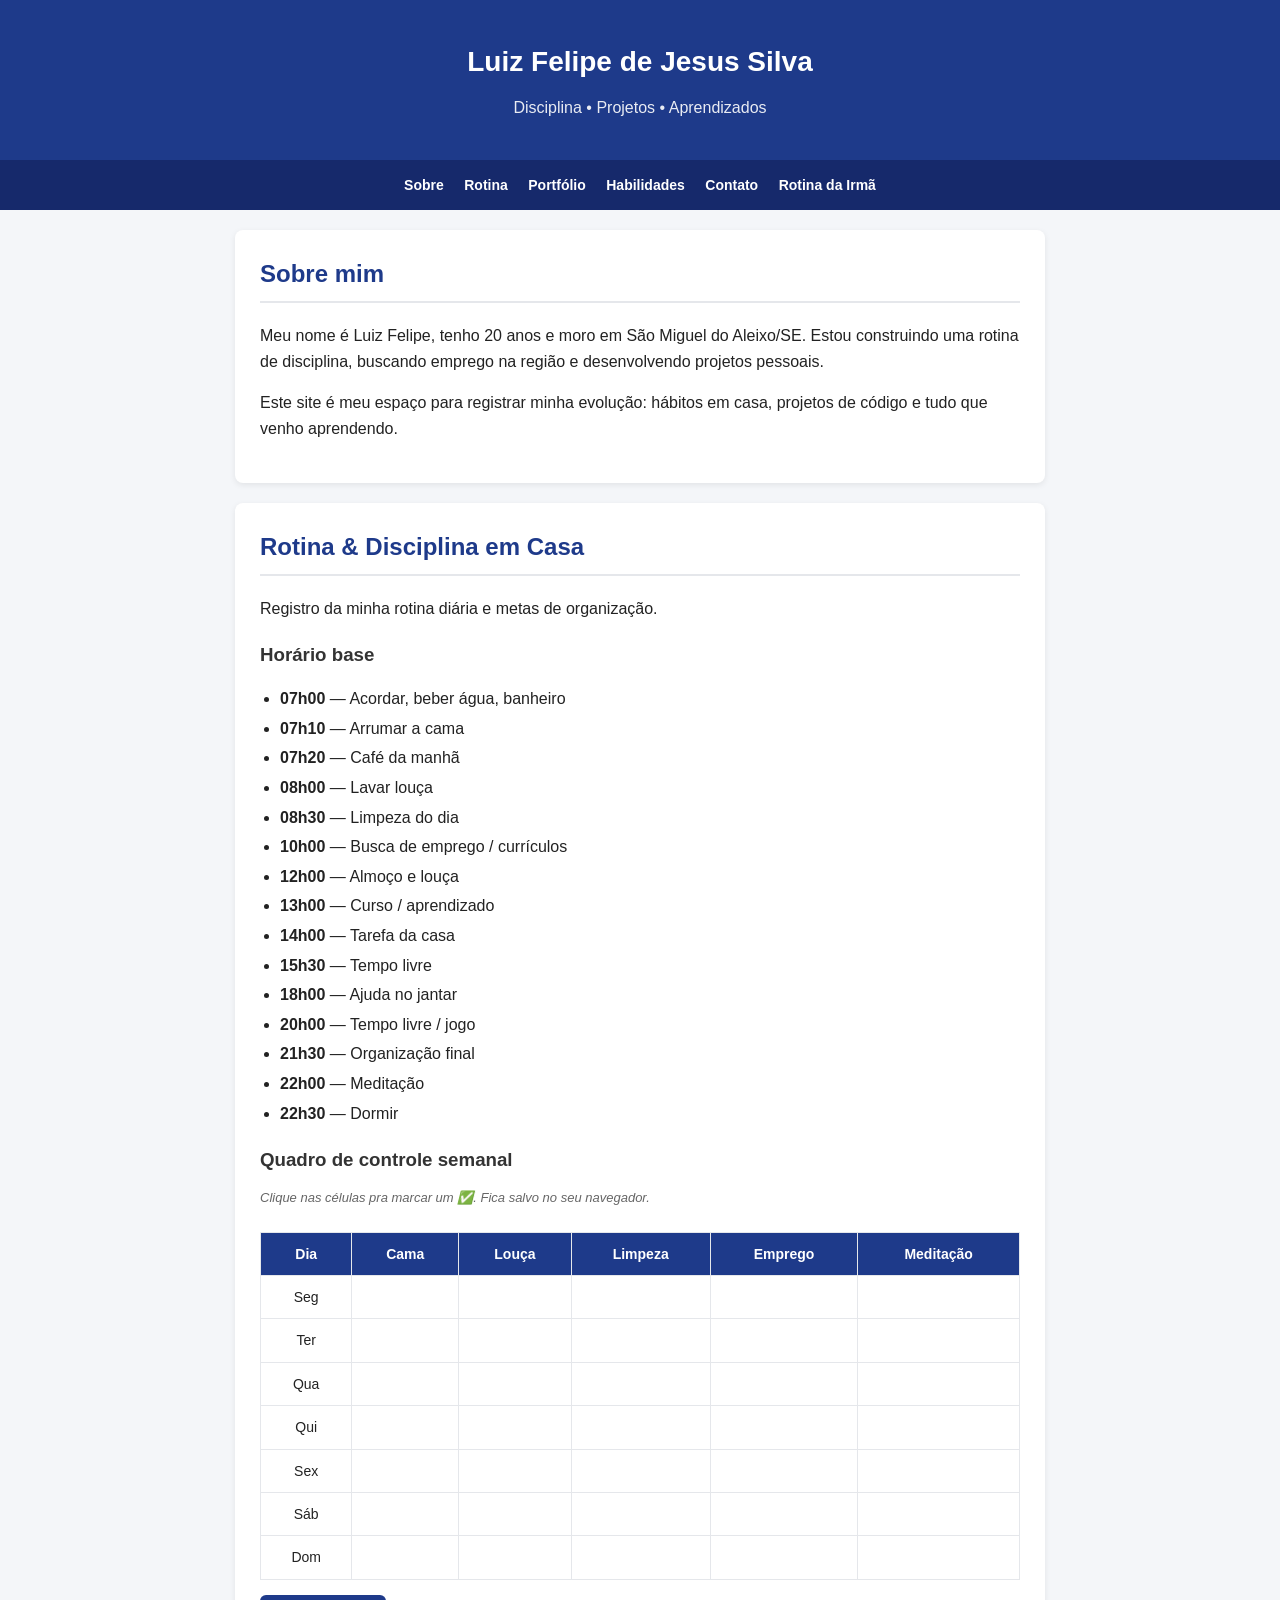
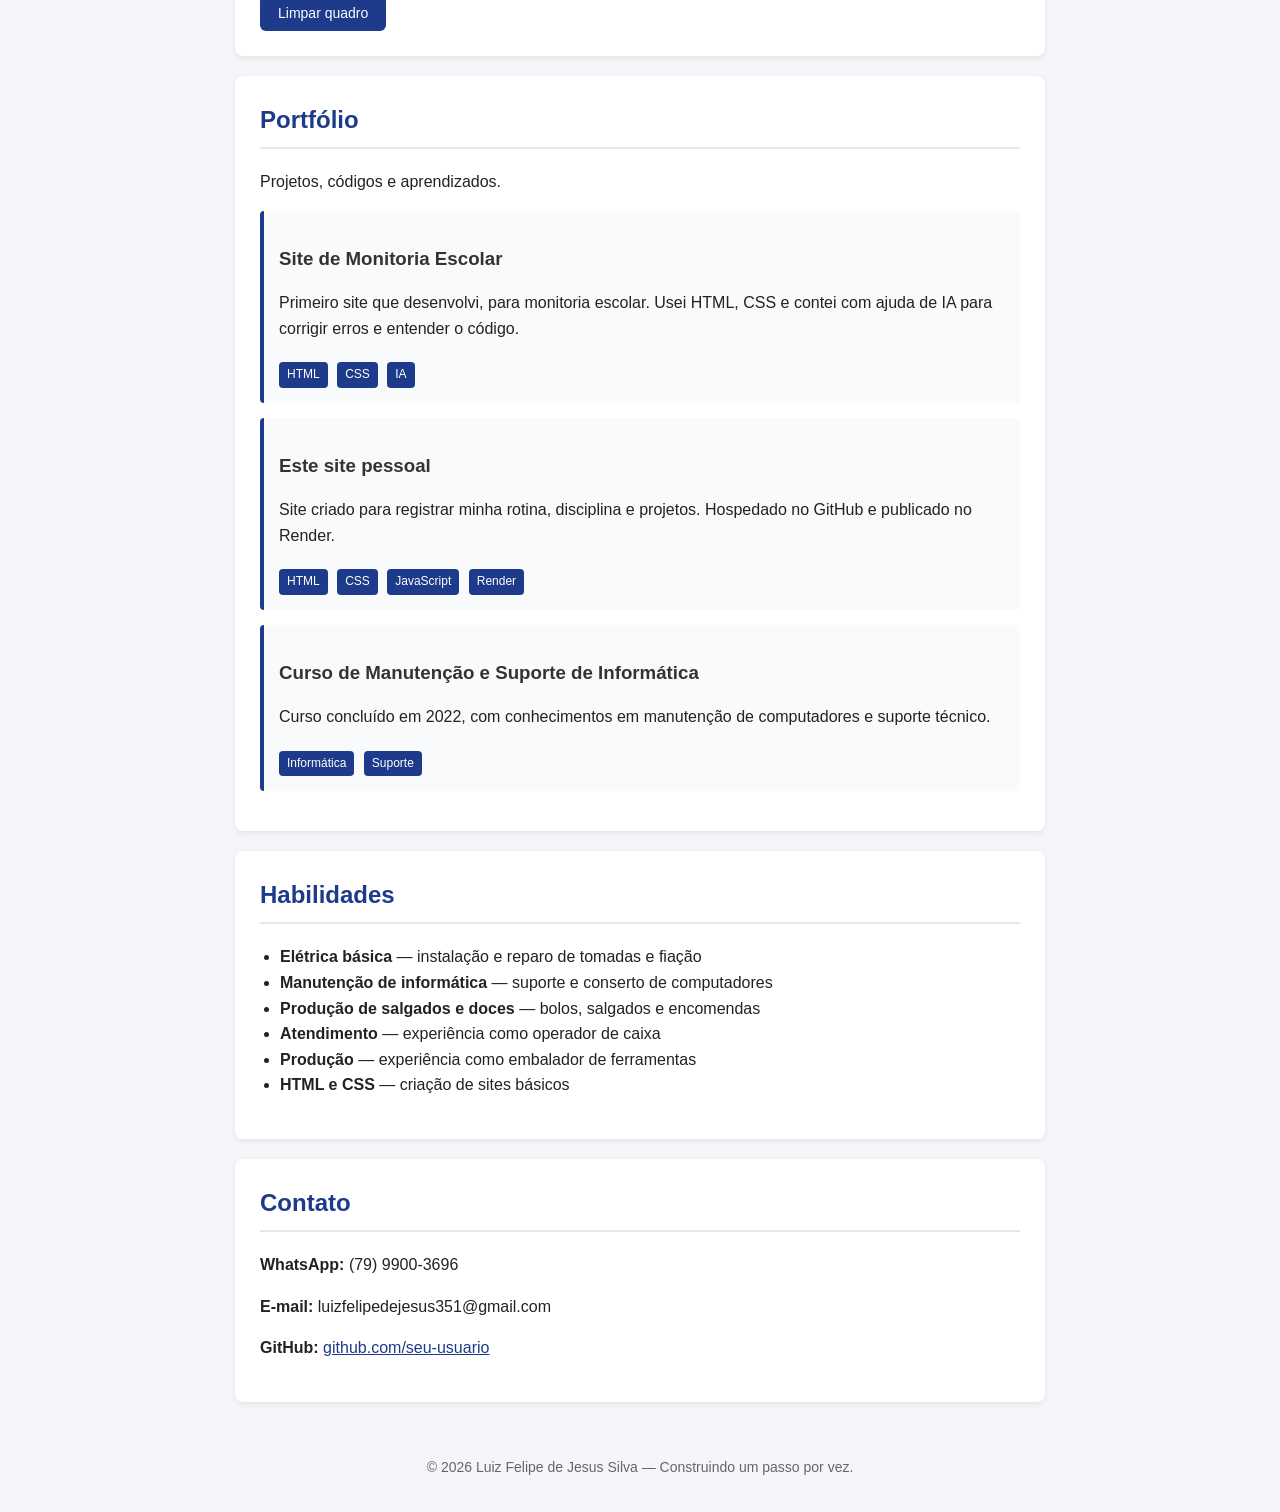
<file: index.html>
<!DOCTYPE html>
<html lang="pt-br">
<head>
  <meta charset="UTF-8">
  <meta name="viewport" content="width=device-width, initial-scale=1.0">
  <title>Luiz Felipe | Rotina & Portfólio</title>
  <link rel="stylesheet" href="style.css">
</head>
<body>

  <header>
    <h1>Luiz Felipe de Jesus Silva</h1>
    <p>Disciplina • Projetos • Aprendizados</p>
  </header>

  <nav>
    <a href="#sobre">Sobre</a>
    <a href="#rotina">Rotina</a>
    <a href="#portfolio">Portfólio</a>
    <a href="#habilidades">Habilidades</a>
    <a href="#contato">Contato</a>
    <a href="irma/">Rotina da Irmã</a>
  </nav>

  <main>

    <section id="sobre">
      <h2>Sobre mim</h2>
      <p>Meu nome é Luiz Felipe, tenho 20 anos e moro em São Miguel do Aleixo/SE. Estou construindo uma rotina de disciplina, buscando emprego na região e desenvolvendo projetos pessoais.</p>
      <p>Este site é meu espaço para registrar minha evolução: hábitos em casa, projetos de código e tudo que venho aprendendo.</p>
    </section>

    <section id="rotina">
      <h2>Rotina & Disciplina em Casa</h2>
      <p>Registro da minha rotina diária e metas de organização.</p>

      <h3>Horário base</h3>
      <ul class="horario">
        <li><strong>07h00</strong> — Acordar, beber água, banheiro</li>
        <li><strong>07h10</strong> — Arrumar a cama</li>
        <li><strong>07h20</strong> — Café da manhã</li>
        <li><strong>08h00</strong> — Lavar louça</li>
        <li><strong>08h30</strong> — Limpeza do dia</li>
        <li><strong>10h00</strong> — Busca de emprego / currículos</li>
        <li><strong>12h00</strong> — Almoço e louça</li>
        <li><strong>13h00</strong> — Curso / aprendizado</li>
        <li><strong>14h00</strong> — Tarefa da casa</li>
        <li><strong>15h30</strong> — Tempo livre</li>
        <li><strong>18h00</strong> — Ajuda no jantar</li>
        <li><strong>20h00</strong> — Tempo livre / jogo</li>
        <li><strong>21h30</strong> — Organização final</li>
        <li><strong>22h00</strong> — Meditação</li>
        <li><strong>22h30</strong> — Dormir</li>
      </ul>

      <h3>Quadro de controle semanal</h3>
      <p class="dica">Clique nas células pra marcar um ✅. Fica salvo no seu navegador.</p>
      <div class="tabela-wrap">
        <table id="quadro">
          <thead>
            <tr>
              <th>Dia</th>
              <th>Cama</th>
              <th>Louça</th>
              <th>Limpeza</th>
              <th>Emprego</th>
              <th>Meditação</th>
            </tr>
          </thead>
          <tbody>
            <tr><td>Seg</td><td></td><td></td><td></td><td></td><td></td></tr>
            <tr><td>Ter</td><td></td><td></td><td></td><td></td><td></td></tr>
            <tr><td>Qua</td><td></td><td></td><td></td><td></td><td></td></tr>
            <tr><td>Qui</td><td></td><td></td><td></td><td></td><td></td></tr>
            <tr><td>Sex</td><td></td><td></td><td></td><td></td><td></td></tr>
            <tr><td>Sáb</td><td></td><td></td><td></td><td></td><td></td></tr>
            <tr><td>Dom</td><td></td><td></td><td></td><td></td><td></td></tr>
          </tbody>
        </table>
      </div>
      <button id="limpar">Limpar quadro</button>
    </section>

    <section id="portfolio">
      <h2>Portfólio</h2>
      <p>Projetos, códigos e aprendizados.</p>

      <div class="projeto">
        <h3>Site de Monitoria Escolar</h3>
        <p>Primeiro site que desenvolvi, para monitoria escolar. Usei HTML, CSS e contei com ajuda de IA para corrigir erros e entender o código.</p>
        <span class="tag">HTML</span>
        <span class="tag">CSS</span>
        <span class="tag">IA</span>
      </div>

      <div class="projeto">
        <h3>Este site pessoal</h3>
        <p>Site criado para registrar minha rotina, disciplina e projetos. Hospedado no GitHub e publicado no Render.</p>
        <span class="tag">HTML</span>
        <span class="tag">CSS</span>
        <span class="tag">JavaScript</span>
        <span class="tag">Render</span>
      </div>

      <div class="projeto">
        <h3>Curso de Manutenção e Suporte de Informática</h3>
        <p>Curso concluído em 2022, com conhecimentos em manutenção de computadores e suporte técnico.</p>
        <span class="tag">Informática</span>
        <span class="tag">Suporte</span>
      </div>
    </section>

    <section id="habilidades">
      <h2>Habilidades</h2>
      <ul>
        <li><strong>Elétrica básica</strong> — instalação e reparo de tomadas e fiação</li>
        <li><strong>Manutenção de informática</strong> — suporte e conserto de computadores</li>
        <li><strong>Produção de salgados e doces</strong> — bolos, salgados e encomendas</li>
        <li><strong>Atendimento</strong> — experiência como operador de caixa</li>
        <li><strong>Produção</strong> — experiência como embalador de ferramentas</li>
        <li><strong>HTML e CSS</strong> — criação de sites básicos</li>
      </ul>
    </section>

    <section id="contato">
      <h2>Contato</h2>
      <p><strong>WhatsApp:</strong> (79) 9900-3696</p>
      <p><strong>E-mail:</strong> luizfelipedejesus351@gmail.com</p>
      <p><strong>GitHub:</strong> <a href="https://github.com/seu-usuario" target="_blank">github.com/seu-usuario</a></p>
    </section>

  </main>

  <footer>
    <p>© 2026 Luiz Felipe de Jesus Silva — Construindo um passo por vez.</p>
  </footer>

  <script src="script.js"></script>
</body>
        </html>
</file>
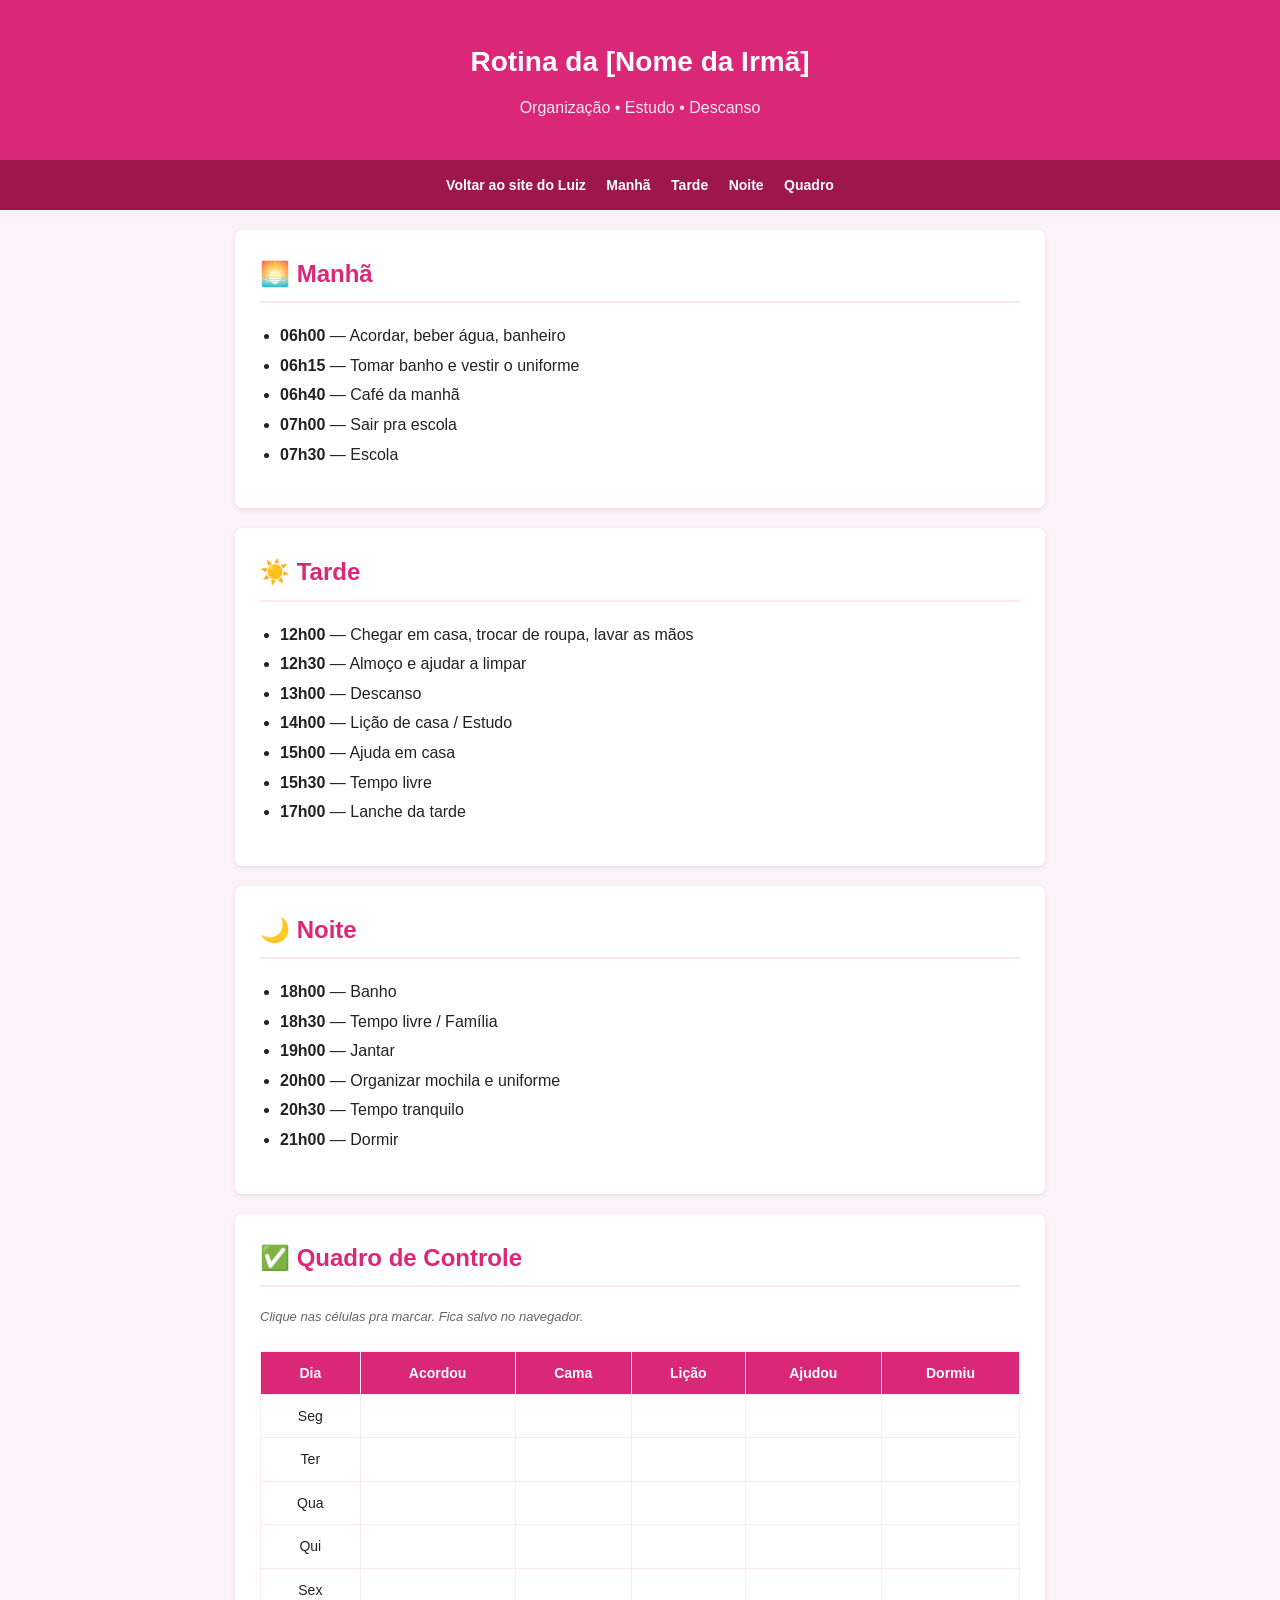
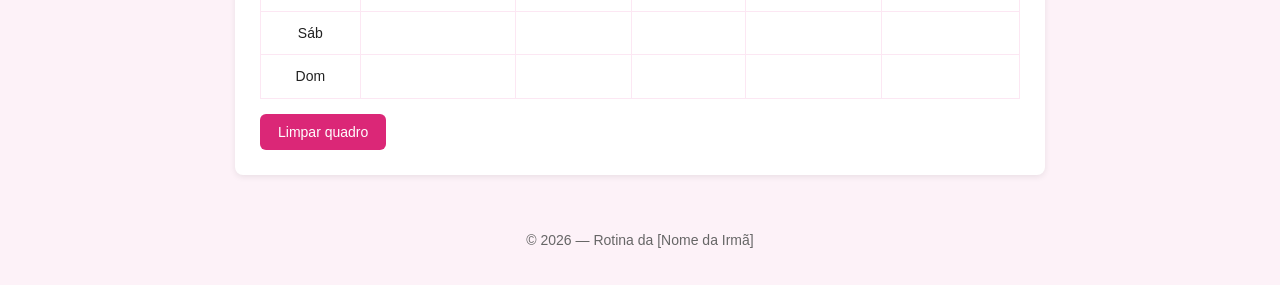
<file: irma/Index.html>
<!DOCTYPE html>
<html lang="pt-br">
<head>
  <meta charset="UTF-8">
  <meta name="viewport" content="width=device-width, initial-scale=1.0">
  <title>Rotina da [Nome da Irmã]</title>
  <link rel="stylesheet" href="style.css">
</head>
<body>

  <header>
    <h1>Rotina da [Nome da Irmã]</h1>
    <p>Organização • Estudo • Descanso</p>
  </header>

  <nav>
    <a href="../">Voltar ao site do Luiz</a>
    <a href="#manha">Manhã</a>
    <a href="#tarde">Tarde</a>
    <a href="#noite">Noite</a>
    <a href="#quadro">Quadro</a>
  </nav>

  <main>

    <section id="manha">
      <h2>🌅 Manhã</h2>
      <ul class="horario">
        <li><strong>06h00</strong> — Acordar, beber água, banheiro</li>
        <li><strong>06h15</strong> — Tomar banho e vestir o uniforme</li>
        <li><strong>06h40</strong> — Café da manhã</li>
        <li><strong>07h00</strong> — Sair pra escola</li>
        <li><strong>07h30</strong> — Escola</li>
      </ul>
    </section>

    <section id="tarde">
      <h2>☀️ Tarde</h2>
      <ul class="horario">
        <li><strong>12h00</strong> — Chegar em casa, trocar de roupa, lavar as mãos</li>
        <li><strong>12h30</strong> — Almoço e ajudar a limpar</li>
        <li><strong>13h00</strong> — Descanso</li>
        <li><strong>14h00</strong> — Lição de casa / Estudo</li>
        <li><strong>15h00</strong> — Ajuda em casa</li>
        <li><strong>15h30</strong> — Tempo livre</li>
        <li><strong>17h00</strong> — Lanche da tarde</li>
      </ul>
    </section>

    <section id="noite">
      <h2>🌙 Noite</h2>
      <ul class="horario">
        <li><strong>18h00</strong> — Banho</li>
        <li><strong>18h30</strong> — Tempo livre / Família</li>
        <li><strong>19h00</strong> — Jantar</li>
        <li><strong>20h00</strong> — Organizar mochila e uniforme</li>
        <li><strong>20h30</strong> — Tempo tranquilo</li>
        <li><strong>21h00</strong> — Dormir</li>
      </ul>
    </section>

    <section id="quadro">
      <h2>✅ Quadro de Controle</h2>
      <p class="dica">Clique nas células pra marcar. Fica salvo no navegador.</p>
      <div class="tabela-wrap">
        <table id="quadro-tabela">
          <thead>
            <tr>
              <th>Dia</th>
              <th>Acordou</th>
              <th>Cama</th>
              <th>Lição</th>
              <th>Ajudou</th>
              <th>Dormiu</th>
            </tr>
          </thead>
          <tbody>
            <tr><td>Seg</td><td></td><td></td><td></td><td></td><td></td></tr>
            <tr><td>Ter</td><td></td><td></td><td></td><td></td><td></td></tr>
            <tr><td>Qua</td><td></td><td></td><td></td><td></td><td></td></tr>
            <tr><td>Qui</td><td></td><td></td><td></td><td></td><td></td></tr>
            <tr><td>Sex</td><td></td><td></td><td></td><td></td><td></td></tr>
            <tr><td>Sáb</td><td></td><td></td><td></td><td></td><td></td></tr>
            <tr><td>Dom</td><td></td><td></td><td></td><td></td><td></td></tr>
          </tbody>
        </table>
      </div>
      <button id="limpar">Limpar quadro</button>
    </section>

  </main>

  <footer>
    <p>© 2026 — Rotina da [Nome da Irmã]</p>
  </footer>

  <script src="script.js"></script>
</body>
</html>
</file>
<file: style.css>
* { box-sizing: border-box; }

body {
  font-family: Arial, sans-serif;
  background: #f4f6f9;
  color: #222;
  margin: 0;
  padding: 0;
  line-height: 1.6;
}

header {
  background: #1e3a8a;
  color: white;
  padding: 40px 20px;
  text-align: center;
}

header h1 { margin: 0 0 10px; font-size: 28px; }
header p { margin: 0; font-size: 16px; opacity: 0.9; }

nav {
  background: #16296b;
  text-align: center;
  padding: 12px;
  position: sticky;
  top: 0;
  z-index: 10;
}

nav a {
  color: white;
  text-decoration: none;
  margin: 0 8px;
  font-weight: bold;
  font-size: 14px;
  display: inline-block;
}

nav a:hover { text-decoration: underline; }

main {
  max-width: 850px;
  margin: 20px auto;
  padding: 0 20px;
}

section {
  background: white;
  padding: 25px;
  margin-bottom: 20px;
  border-radius: 8px;
  box-shadow: 0 2px 6px rgba(0,0,0,0.08);
}

h2 {
  color: #1e3a8a;
  margin-top: 0;
  border-bottom: 2px solid #e5e7eb;
  padding-bottom: 8px;
}

h3 { color: #333; margin-bottom: 5px; }

ul { padding-left: 20px; }
.horario li { margin-bottom: 4px; }

.projeto {
  background: #f9fafb;
  border-left: 4px solid #1e3a8a;
  padding: 15px;
  margin-bottom: 15px;
  border-radius: 4px;
}

.tag {
  display: inline-block;
  background: #1e3a8a;
  color: white;
  font-size: 12px;
  padding: 3px 8px;
  border-radius: 4px;
  margin-right: 5px;
  margin-top: 5px;
}

.tabela-wrap { overflow-x: auto; }

table {
  width: 100%;
  border-collapse: collapse;
  margin-top: 10px;
  font-size: 14px;
  min-width: 500px;
}

th, td {
  border: 1px solid #e5e7eb;
  padding: 10px;
  text-align: center;
  cursor: pointer;
  user-select: none;
}

th { background: #1e3a8a; color: white; cursor: default; }

td:hover { background: #eef2ff; }

td.marcado {
  background: #d1fae5;
  font-weight: bold;
  color: #065f46;
}

.dica {
  font-size: 13px;
  color: #666;
  font-style: italic;
}

button {
  margin-top: 15px;
  background: #1e3a8a;
  color: white;
  border: none;
  padding: 10px 18px;
  border-radius: 6px;
  cursor: pointer;
  font-size: 14px;
}

button:hover { background: #16296b; }

footer {
  text-align: center;
  padding: 20px;
  color: #666;
  font-size: 14px;
}

a { color: #1e3a8a; }
</file>
<file: irma/style.css>
* { box-sizing: border-box; }

body {
  font-family: Arial, sans-serif;
  background: #fdf2f8;
  color: #222;
  margin: 0;
  padding: 0;
  line-height: 1.6;
}

header {
  background: #db2777;
  color: white;
  padding: 40px 20px;
  text-align: center;
}

header h1 { margin: 0 0 10px; font-size: 28px; }
header p { margin: 0; font-size: 16px; opacity: 0.9; }

nav {
  background: #9d174d;
  text-align: center;
  padding: 12px;
  position: sticky;
  top: 0;
  z-index: 10;
}

nav a {
  color: white;
  text-decoration: none;
  margin: 0 8px;
  font-weight: bold;
  font-size: 14px;
  display: inline-block;
}

nav a:hover { text-decoration: underline; }

main {
  max-width: 850px;
  margin: 20px auto;
  padding: 0 20px;
}

section {
  background: white;
  padding: 25px;
  margin-bottom: 20px;
  border-radius: 8px;
  box-shadow: 0 2px 6px rgba(0,0,0,0.08);
}

h2 {
  color: #db2777;
  margin-top: 0;
  border-bottom: 2px solid #fce7f3;
  padding-bottom: 8px;
}

ul { padding-left: 20px; }
.horario li { margin-bottom: 4px; }

.tabela-wrap { overflow-x: auto; }

table {
  width: 100%;
  border-collapse: collapse;
  margin-top: 10px;
  font-size: 14px;
  min-width: 500px;
}

th, td {
  border: 1px solid #fce7f3;
  padding: 10px;
  text-align: center;
  cursor: pointer;
  user-select: none;
}

th { background: #db2777; color: white; cursor: default; }

td:hover { background: #fdf2f8; }

td.marcado {
  background: #d1fae5;
  font-weight: bold;
  color: #065f46;
}

.dica {
  font-size: 13px;
  color: #666;
  font-style: italic;
}

button {
  margin-top: 15px;
  background: #db2777;
  color: white;
  border: none;
  padding: 10px 18px;
  border-radius: 6px;
  cursor: pointer;
  font-size: 14px;
}

button:hover { background: #9d174d; }

footer {
  text-align: center;
  padding: 20px;
  color: #666;
  font-size: 14px;
}

a { color: #db2777; }
</file>
